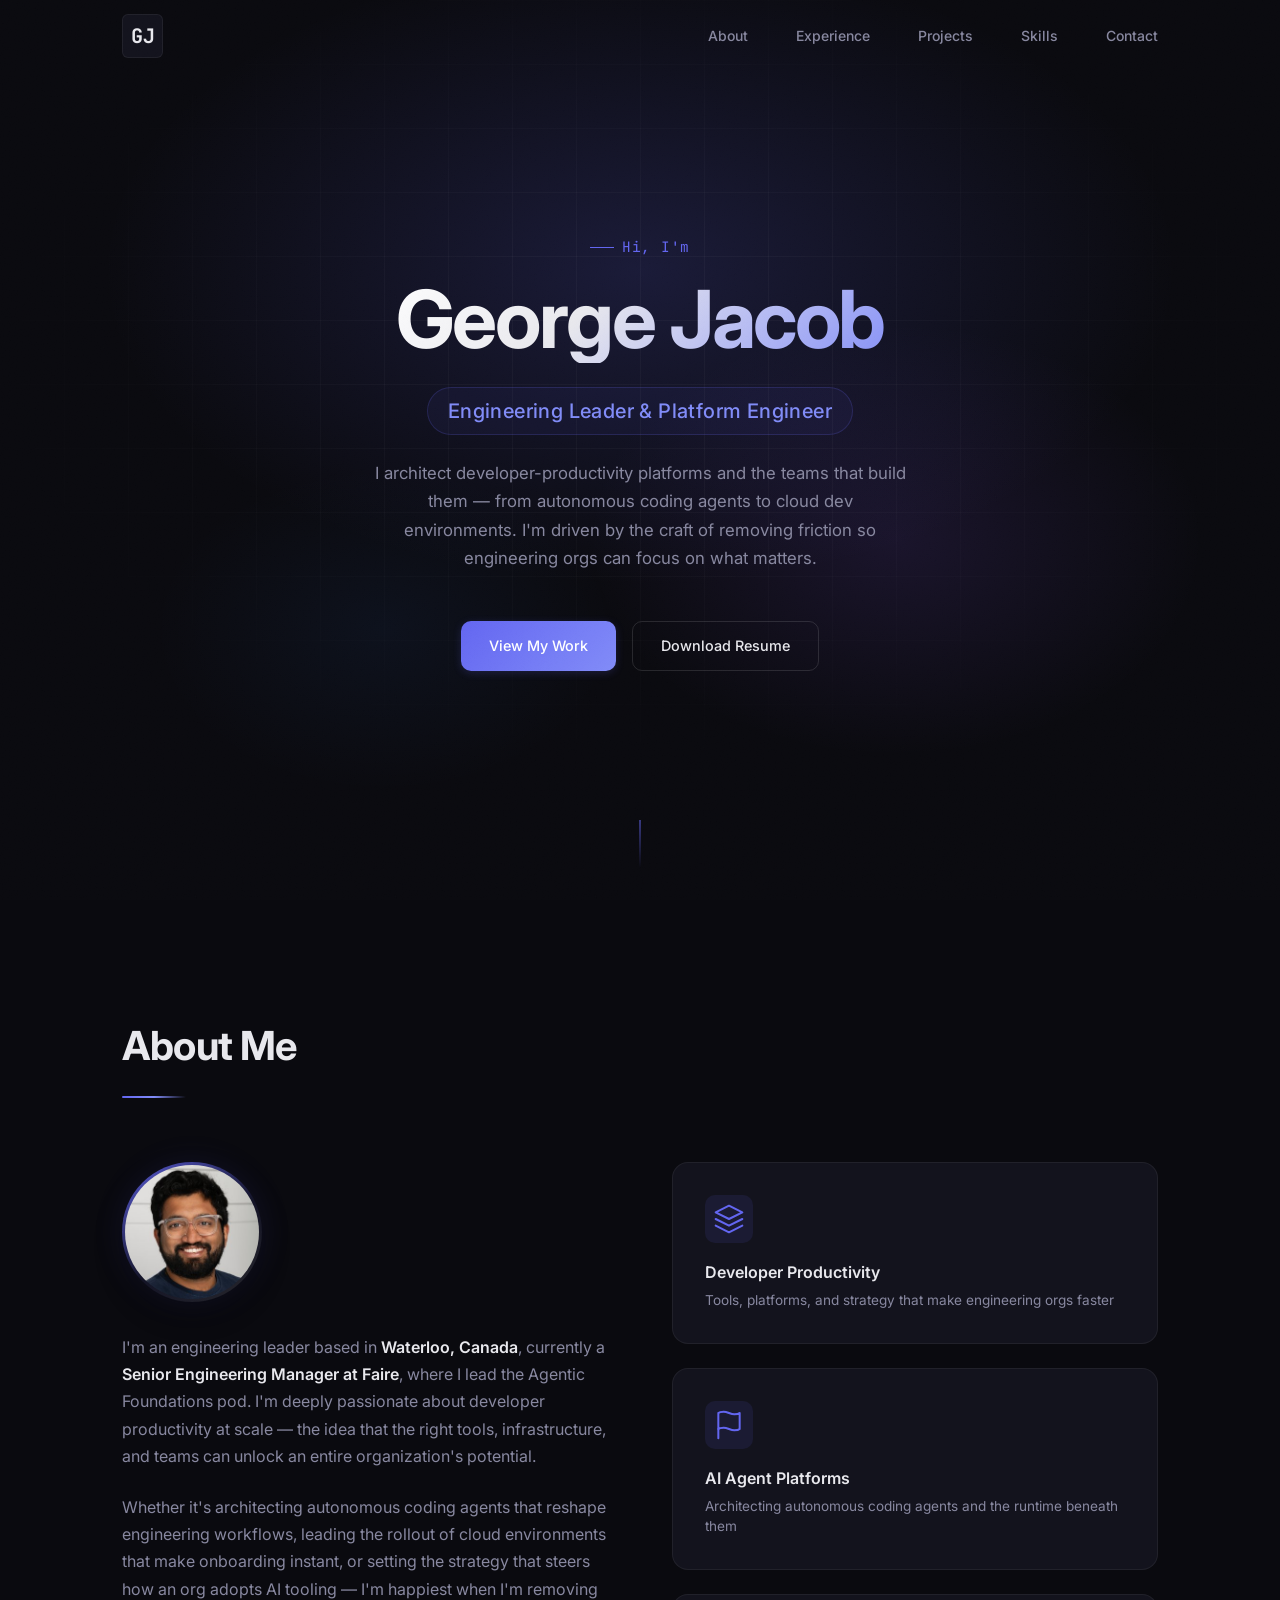
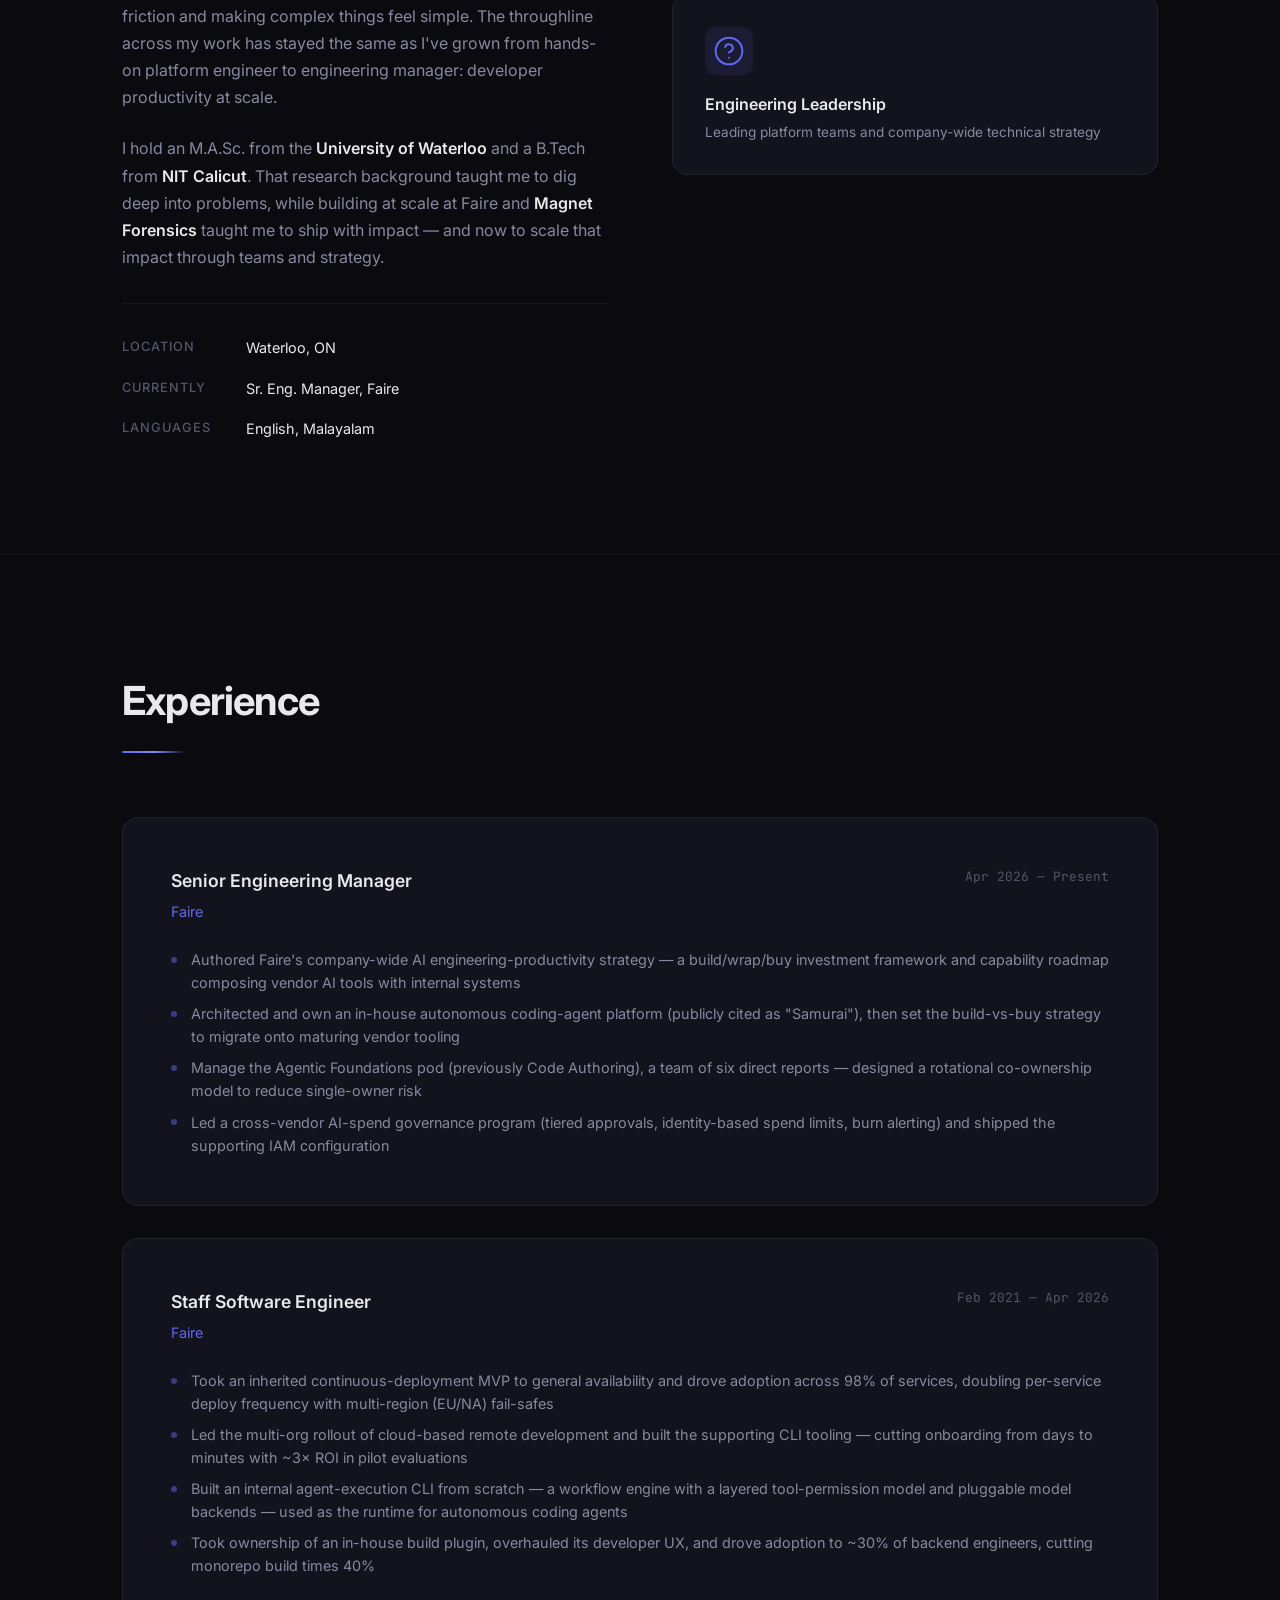
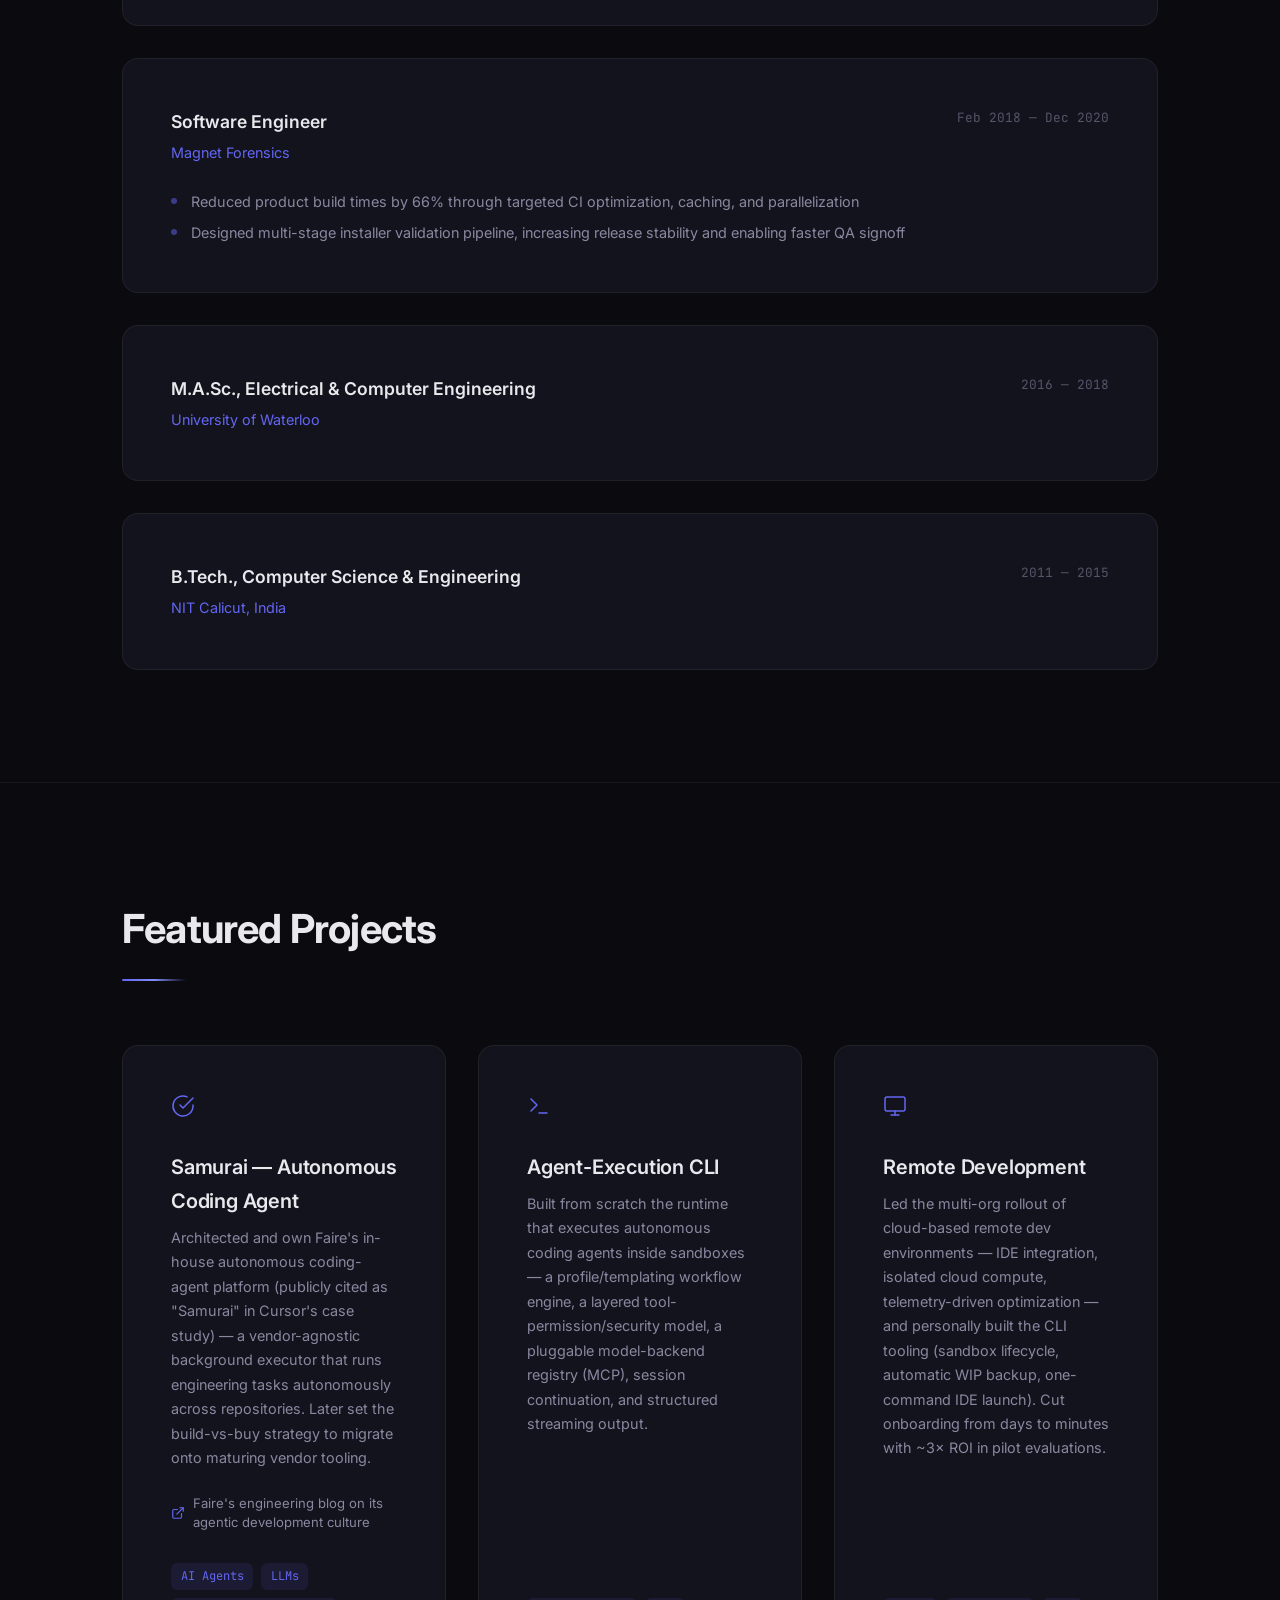
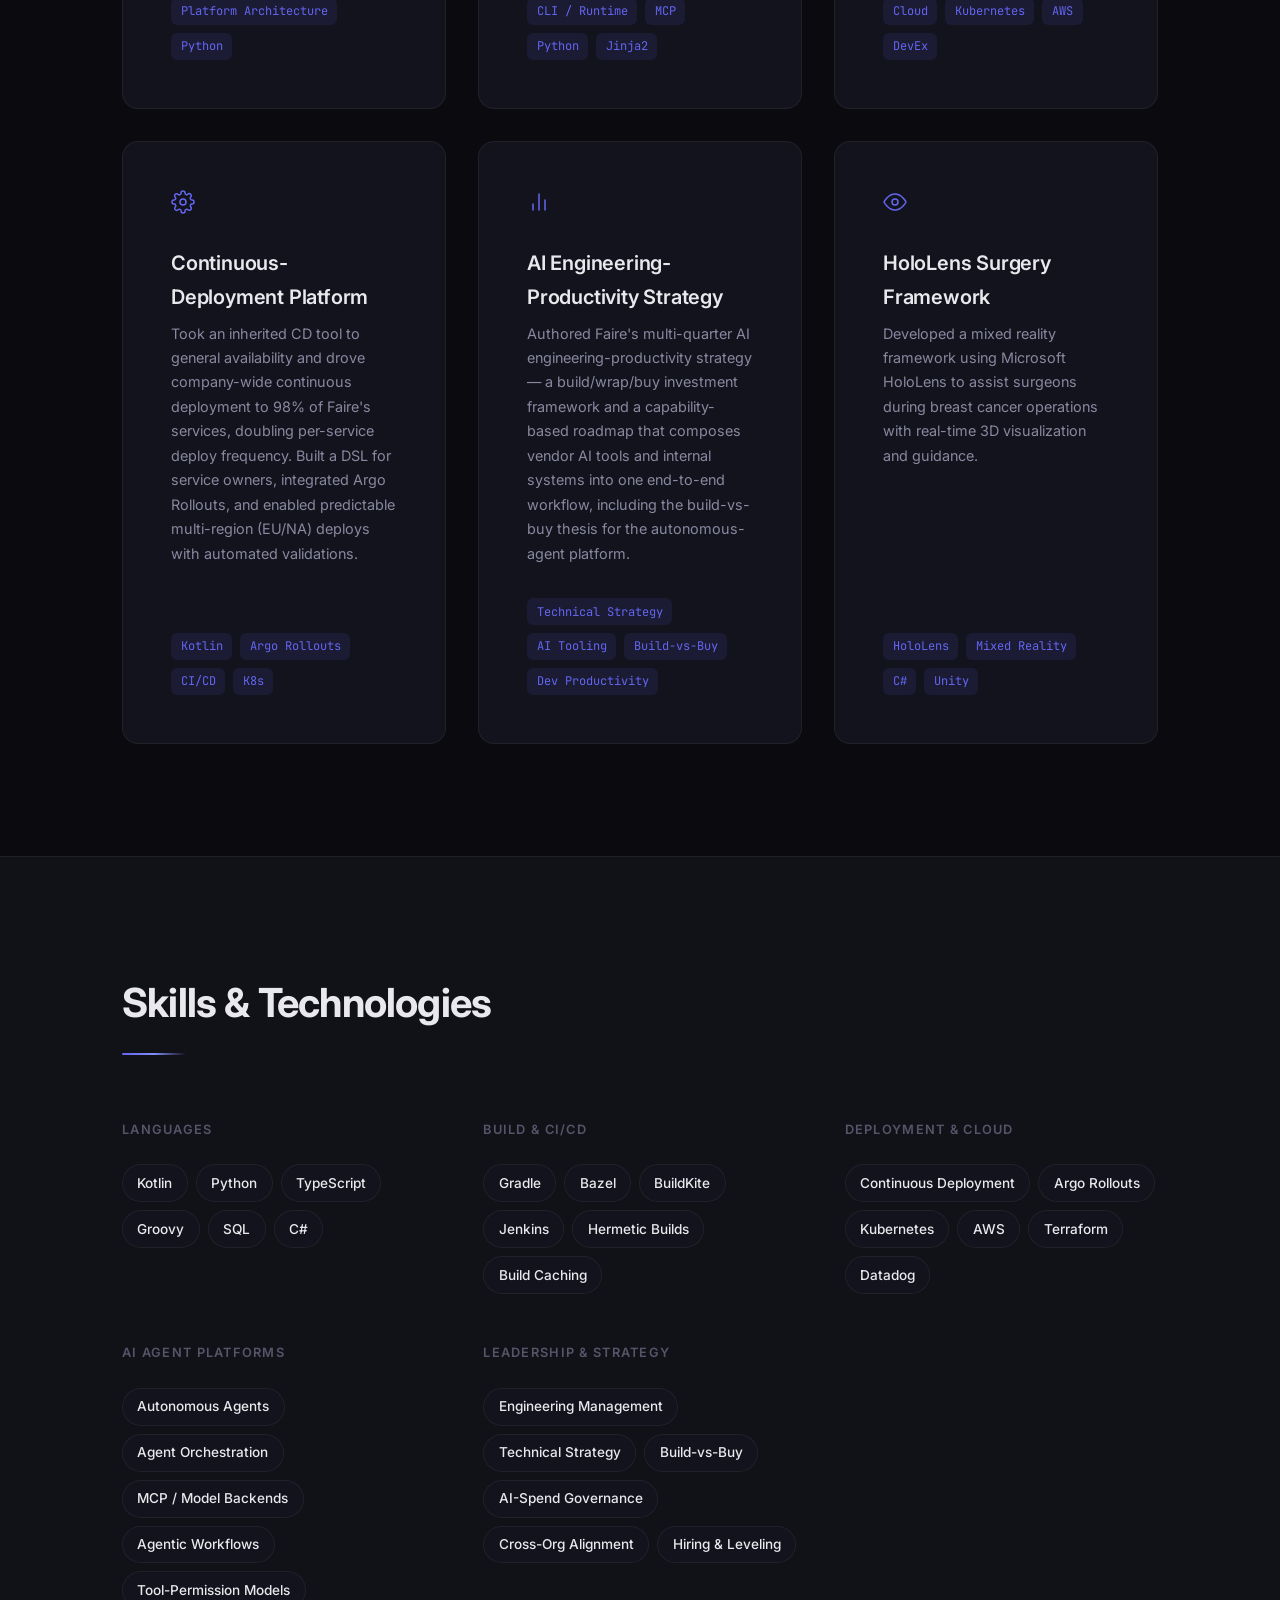
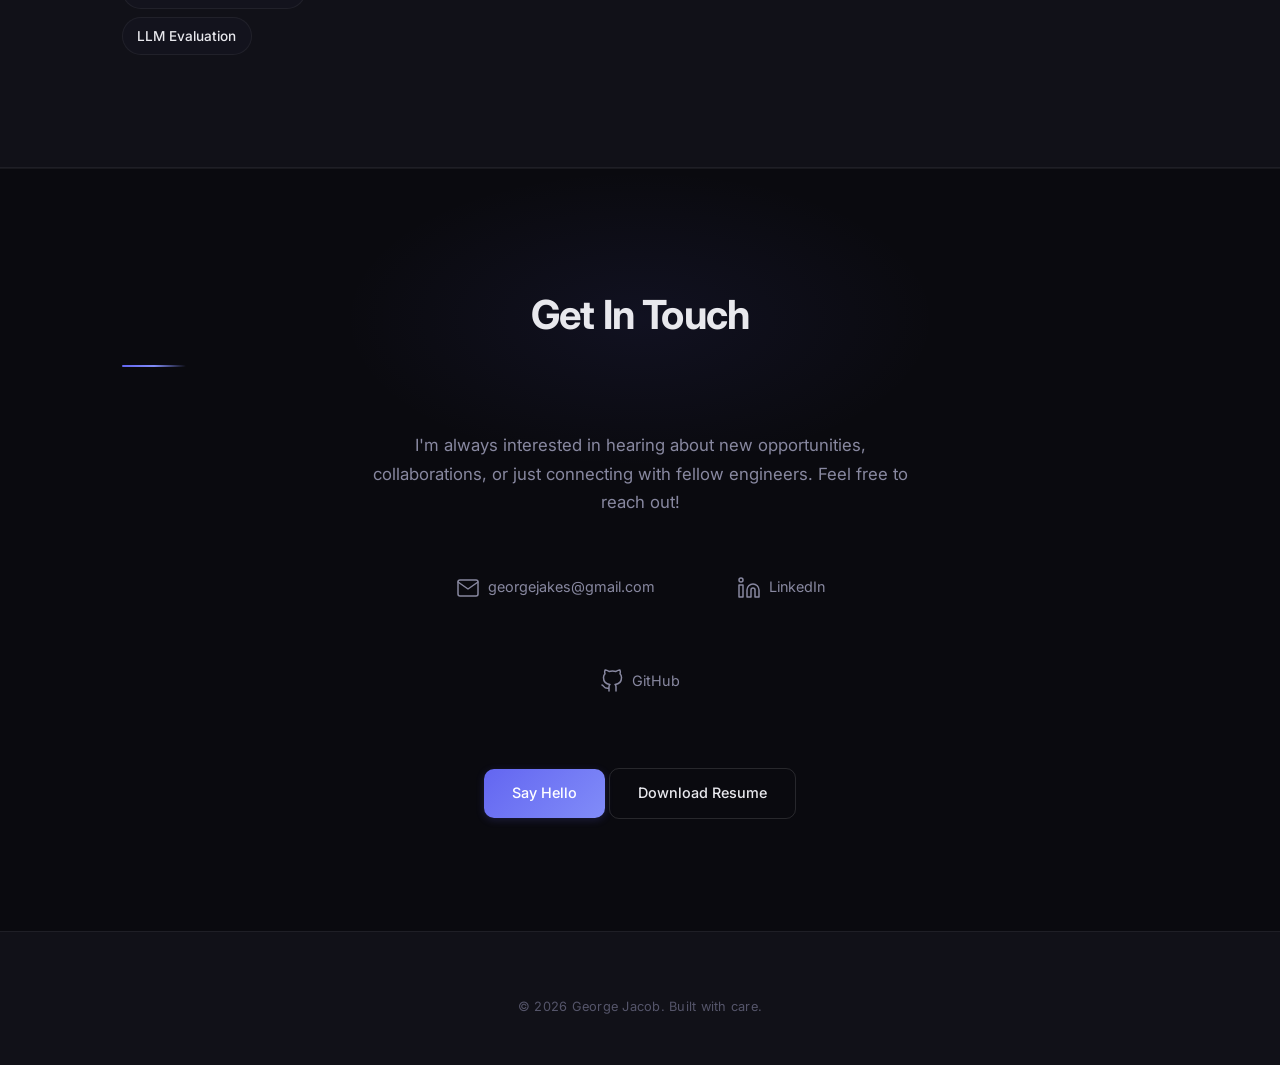
<file: index.html>
<!DOCTYPE html>
<html lang="en">
<head>
  <meta charset="UTF-8">
  <meta name="viewport" content="width=device-width, initial-scale=1.0">
  <title>George Jacob — Engineering Leader &amp; Platform Engineer</title>
  <meta name="description" content="George Jacob is a Senior Engineering Manager at Faire who architects developer-productivity platforms — autonomous coding agents, cloud dev environments, and continuous deployment — and the teams that build them.">
  <meta name="author" content="George Jacob">
  <meta name="robots" content="index, follow, max-image-preview:large, max-snippet:-1, max-video-preview:-1">
  <meta name="theme-color" content="#0a0a0f">
  <link rel="canonical" href="https://georgejacob.ca/">

  <!-- Open Graph -->
  <meta property="og:site_name" content="George Jacob">
  <meta property="og:title" content="George Jacob — Engineering Leader &amp; Platform Engineer">
  <meta property="og:description" content="Senior Engineering Manager at Faire. I architect developer-productivity platforms — from autonomous coding agents to cloud dev environments — and the teams that build them.">
  <meta property="og:image" content="https://georgejacob.ca/assets/og-image.jpg">
  <meta property="og:image:width" content="1200">
  <meta property="og:image:height" content="630">
  <meta property="og:image:alt" content="George Jacob — Engineering Leader and Platform Engineer, georgejacob.ca">
  <meta property="og:url" content="https://georgejacob.ca/">
  <meta property="og:type" content="profile">
  <meta property="og:locale" content="en_CA">
  <meta property="profile:first_name" content="George">
  <meta property="profile:last_name" content="Jacob">

  <!-- Twitter / X -->
  <meta name="twitter:card" content="summary_large_image">
  <meta name="twitter:title" content="George Jacob — Engineering Leader &amp; Platform Engineer">
  <meta name="twitter:description" content="Senior Engineering Manager at Faire. I architect developer-productivity platforms — from autonomous coding agents to cloud dev environments — and the teams that build them.">
  <meta name="twitter:image" content="https://georgejacob.ca/assets/og-image.jpg">
  <meta name="twitter:image:alt" content="George Jacob — Engineering Leader and Platform Engineer, georgejacob.ca">

  <!-- Favicon -->
  <link rel="icon" type="image/svg+xml" href="/assets/favicon.svg">

  <!--
    Structured data (schema.org). This is what lets a search engine tell this
    George Jacob apart from every other one: the `sameAs` list below is the
    signal that merges these profiles into a single entity.

    The Google Scholar profile publishes under "George Poothicottu Jacob",
    hence `alternateName` — it tells Google the two name strings are one
    person rather than two.

    TODO: add an ORCID iD to `sameAs` if you have one, plus any X/Twitter or
    writing-platform profile you publish under either name.
  -->
  <script type="application/ld+json">
  {
    "@context": "https://schema.org",
    "@graph": [
      {
        "@type": "Person",
        "@id": "https://georgejacob.ca/#person",
        "name": "George Jacob",
        "givenName": "George",
        "familyName": "Jacob",
        "alternateName": "George Poothicottu Jacob",
        "url": "https://georgejacob.ca/",
        "image": {
          "@type": "ImageObject",
          "url": "https://georgejacob.ca/assets/george-jacob.jpg",
          "width": 800,
          "height": 800
        },
        "jobTitle": "Senior Engineering Manager",
        "description": "Engineering leader and platform engineer who architects developer-productivity platforms — autonomous coding agents, cloud development environments, and continuous deployment — and the teams that build them.",
        "email": "mailto:georgejakes@gmail.com",
        "worksFor": {
          "@type": "Organization",
          "name": "Faire",
          "url": "https://www.faire.com/"
        },
        "address": {
          "@type": "PostalAddress",
          "addressLocality": "Waterloo",
          "addressRegion": "ON",
          "addressCountry": "CA"
        },
        "alumniOf": [
          {
            "@type": "CollegeOrUniversity",
            "name": "University of Waterloo",
            "url": "https://uwaterloo.ca/"
          },
          {
            "@type": "CollegeOrUniversity",
            "name": "National Institute of Technology Calicut",
            "url": "https://nitc.ac.in/"
          }
        ],
        "knowsAbout": [
          "Developer Productivity",
          "Platform Engineering",
          "AI Agent Platforms",
          "Autonomous Coding Agents",
          "Continuous Deployment",
          "Kubernetes",
          "Engineering Management",
          "Technical Strategy"
        ],
        "knowsLanguage": ["English", "Malayalam"],
        "sameAs": [
          "https://www.linkedin.com/in/georgepjacob",
          "https://github.com/geojakes",
          "https://scholar.google.com/citations?user=81fERxcAAAAJ"
        ]
      },
      {
        "@type": "WebSite",
        "@id": "https://georgejacob.ca/#website",
        "url": "https://georgejacob.ca/",
        "name": "George Jacob",
        "description": "Portfolio of George Jacob — engineering leader and platform engineer.",
        "publisher": { "@id": "https://georgejacob.ca/#person" },
        "inLanguage": "en"
      },
      {
        "@type": "ProfilePage",
        "@id": "https://georgejacob.ca/#webpage",
        "url": "https://georgejacob.ca/",
        "name": "George Jacob — Engineering Leader & Platform Engineer",
        "isPartOf": { "@id": "https://georgejacob.ca/#website" },
        "about": { "@id": "https://georgejacob.ca/#person" },
        "mainEntity": { "@id": "https://georgejacob.ca/#person" },
        "dateModified": "2026-11-13T21:46:44-05:00",
        "inLanguage": "en"
      }
    ]
  }
  </script>

  <!-- Fonts (non-blocking: preloaded as style, promoted to stylesheet on load) -->
  <link rel="preconnect" href="https://fonts.googleapis.com">
  <link rel="preconnect" href="https://fonts.gstatic.com" crossorigin>
  <link rel="preload" as="style" href="https://fonts.googleapis.com/css2?family=Inter:wght@400;500;600;700&family=JetBrains+Mono:wght@400;500&display=swap" onload="this.onload=null;this.rel='stylesheet'">
  <noscript><link rel="stylesheet" href="https://fonts.googleapis.com/css2?family=Inter:wght@400;500;600;700&family=JetBrains+Mono:wght@400;500&display=swap"></noscript>

  <!-- Styles -->
  <link rel="stylesheet" href="/css/style.css">

  <!--
    Scroll-reveal animations start at opacity:0 and are switched on by JS.
    Without this fallback a crawler (or anyone whose JS fails) sees an empty
    page below the hero, since every content section sits inside `.reveal`.
  -->
  <noscript>
    <style>
      .reveal,
      .reveal .project-card,
      .reveal .about__card,
      .reveal .skills__category {
        opacity: 1 !important;
        transform: none !important;
      }
    </style>
  </noscript>

  <!-- Scripts -->
  <script src="/js/main.js" defer></script>
</head>
<body>

  <!-- Navigation -->
  <header class="nav" id="nav">
    <div class="nav__container">
      <a href="#hero" class="nav__logo">GJ</a>
      <nav class="nav__menu" id="nav-menu" aria-label="Main navigation">
        <ul class="nav__list">
          <li><a href="#about" class="nav__link">About</a></li>
          <li><a href="#experience" class="nav__link">Experience</a></li>
          <li><a href="#projects" class="nav__link">Projects</a></li>
          <li><a href="#skills" class="nav__link">Skills</a></li>
          <li><a href="#contact" class="nav__link">Contact</a></li>
        </ul>
      </nav>
      <button class="nav__toggle" id="nav-toggle" aria-label="Toggle navigation" aria-expanded="false">
        <span></span>
        <span></span>
        <span></span>
      </button>
    </div>
  </header>

  <main>

    <!-- Hero -->
    <section class="hero" id="hero">
      <div class="hero__bg">
        <div class="hero__gradient"></div>
        <div class="hero__grid"></div>
      </div>
      <div class="hero__content reveal">
        <p class="hero__greeting">Hi, I'm</p>
        <h1 class="hero__name">George Jacob</h1>
        <p class="hero__title">Engineering Leader &amp; Platform Engineer</p>
        <p class="hero__tagline">I architect developer-productivity platforms and the teams that build them — from autonomous coding agents to cloud dev environments. I'm driven by the craft of removing friction so engineering orgs can focus on what matters.</p>
        <div class="hero__cta">
          <a href="#projects" class="btn btn--primary">View My Work</a>
          <a href="/assets/George_Jacob_Resume.pdf" class="btn btn--outline" download>Download Resume</a>
        </div>
      </div>
      <a href="#about" class="hero__scroll" aria-label="Scroll down">
        <div class="hero__scroll-line"></div>
      </a>
    </section>

    <!-- About -->
    <section class="section about" id="about">
      <div class="container">
        <h2 class="section__title reveal">About Me</h2>
        <div class="about__grid reveal">
          <div class="about__text">
            <figure class="about__portrait">
              <img
                class="about__portrait-img"
                src="/assets/george-jacob-280.jpg"
                srcset="/assets/george-jacob-280.jpg 280w, /assets/george-jacob-420.jpg 420w"
                sizes="140px"
                width="140"
                height="140"
                loading="lazy"
                decoding="async"
                alt="Portrait of George Jacob, Senior Engineering Manager at Faire">
            </figure>
            <p>I'm an engineering leader based in <strong>Waterloo, Canada</strong>, currently a <strong>Senior Engineering Manager at Faire</strong>, where I lead the Agentic Foundations pod. I'm deeply passionate about developer productivity at scale — the idea that the right tools, infrastructure, and teams can unlock an entire organization's potential.</p>
            <p>Whether it's architecting autonomous coding agents that reshape engineering workflows, leading the rollout of cloud environments that make onboarding instant, or setting the strategy that steers how an org adopts AI tooling — I'm happiest when I'm removing friction and making complex things feel simple. The throughline across my work has stayed the same as I've grown from hands-on platform engineer to engineering manager: developer productivity at scale.</p>
            <p>I hold an M.A.Sc. from the <strong>University of Waterloo</strong> and a B.Tech from <strong>NIT Calicut</strong>. That research background taught me to dig deep into problems, while building at scale at Faire and <strong>Magnet Forensics</strong> taught me to ship with impact — and now to scale that impact through teams and strategy.</p>
            <div class="about__details">
              <div class="about__detail">
                <span class="about__label">Location</span>
                <span class="about__value">Waterloo, ON</span>
              </div>
              <div class="about__detail">
                <span class="about__label">Currently</span>
                <span class="about__value">Sr. Eng. Manager, Faire</span>
              </div>
              <div class="about__detail">
                <span class="about__label">Languages</span>
                <span class="about__value">English, Malayalam</span>
              </div>
            </div>
          </div>
          <div class="about__visual">
            <div class="about__card">
              <div class="about__card-icon">
                <svg aria-hidden="true" width="32" height="32" viewBox="0 0 24 24" fill="none" stroke="currentColor" stroke-width="1.5" stroke-linecap="round" stroke-linejoin="round"><path d="M12 2L2 7l10 5 10-5-10-5z"/><path d="M2 17l10 5 10-5"/><path d="M2 12l10 5 10-5"/></svg>
              </div>
              <h3>Developer Productivity</h3>
              <p>Tools, platforms, and strategy that make engineering orgs faster</p>
            </div>
            <div class="about__card">
              <div class="about__card-icon">
                <svg aria-hidden="true" width="32" height="32" viewBox="0 0 24 24" fill="none" stroke="currentColor" stroke-width="1.5" stroke-linecap="round" stroke-linejoin="round"><path d="M4 15s1-1 4-1 5 2 8 2 4-1 4-1V3s-1 1-4 1-5-2-8-2-4 1-4 1z"/><line x1="4" y1="22" x2="4" y2="15"/></svg>
              </div>
              <h3>AI Agent Platforms</h3>
              <p>Architecting autonomous coding agents and the runtime beneath them</p>
            </div>
            <div class="about__card">
              <div class="about__card-icon">
                <svg aria-hidden="true" width="32" height="32" viewBox="0 0 24 24" fill="none" stroke="currentColor" stroke-width="1.5" stroke-linecap="round" stroke-linejoin="round"><circle cx="12" cy="12" r="10"/><path d="M9.09 9a3 3 0 0 1 5.83 1c0 2-3 3-3 3"/><line x1="12" y1="17" x2="12.01" y2="17"/></svg>
              </div>
              <h3>Engineering Leadership</h3>
              <p>Leading platform teams and company-wide technical strategy</p>
            </div>
          </div>
        </div>
      </div>
    </section>

    <!-- Experience -->
    <section class="section experience" id="experience">
      <div class="container">
        <h2 class="section__title reveal">Experience</h2>
        <div class="experience__timeline reveal">

          <div class="exp-card">
            <div class="exp-card__header">
              <div>
                <h3 class="exp-card__title">Senior Engineering Manager</h3>
                <p class="exp-card__company">Faire</p>
              </div>
              <span class="exp-card__date">Apr 2026 — Present</span>
            </div>
            <ul class="exp-card__list">
              <li>Authored Faire's company-wide AI engineering-productivity strategy — a build/wrap/buy investment framework and capability roadmap composing vendor AI tools with internal systems</li>
              <li>Architected and own an in-house autonomous coding-agent platform (publicly cited as "Samurai"), then set the build-vs-buy strategy to migrate onto maturing vendor tooling</li>
              <li>Manage the Agentic Foundations pod (previously Code Authoring), a team of six direct reports — designed a rotational co-ownership model to reduce single-owner risk</li>
              <li>Led a cross-vendor AI-spend governance program (tiered approvals, identity-based spend limits, burn alerting) and shipped the supporting IAM configuration</li>
            </ul>
          </div>

          <div class="exp-card">
            <div class="exp-card__header">
              <div>
                <h3 class="exp-card__title">Staff Software Engineer</h3>
                <p class="exp-card__company">Faire</p>
              </div>
              <span class="exp-card__date">Feb 2021 — Apr 2026</span>
            </div>
            <ul class="exp-card__list">
              <li>Took an inherited continuous-deployment MVP to general availability and drove adoption across 98% of services, doubling per-service deploy frequency with multi-region (EU/NA) fail-safes</li>
              <li>Led the multi-org rollout of cloud-based remote development and built the supporting CLI tooling — cutting onboarding from days to minutes with ~3× ROI in pilot evaluations</li>
              <li>Built an internal agent-execution CLI from scratch — a workflow engine with a layered tool-permission model and pluggable model backends — used as the runtime for autonomous coding agents</li>
              <li>Took ownership of an in-house build plugin, overhauled its developer UX, and drove adoption to ~30% of backend engineers, cutting monorepo build times 40%</li>
            </ul>
          </div>

          <div class="exp-card">
            <div class="exp-card__header">
              <div>
                <h3 class="exp-card__title">Software Engineer</h3>
                <p class="exp-card__company">Magnet Forensics</p>
              </div>
              <span class="exp-card__date">Feb 2018 — Dec 2020</span>
            </div>
            <ul class="exp-card__list">
              <li>Reduced product build times by 66% through targeted CI optimization, caching, and parallelization</li>
              <li>Designed multi-stage installer validation pipeline, increasing release stability and enabling faster QA signoff</li>
            </ul>
          </div>

          <div class="exp-card exp-card--education">
            <div class="exp-card__header">
              <div>
                <h3 class="exp-card__title">M.A.Sc., Electrical &amp; Computer Engineering</h3>
                <p class="exp-card__company">University of Waterloo</p>
              </div>
              <span class="exp-card__date">2016 — 2018</span>
            </div>
          </div>

          <div class="exp-card exp-card--education">
            <div class="exp-card__header">
              <div>
                <h3 class="exp-card__title">B.Tech., Computer Science &amp; Engineering</h3>
                <p class="exp-card__company">NIT Calicut, India</p>
              </div>
              <span class="exp-card__date">2011 — 2015</span>
            </div>
          </div>

        </div>
      </div>
    </section>

    <!-- Projects -->
    <section class="section projects" id="projects">
      <div class="container">
        <h2 class="section__title reveal">Featured Projects</h2>
        <div class="projects__grid">

          <article class="project-card reveal">
            <div class="project-card__header">
              <svg aria-hidden="true" class="project-card__icon" width="24" height="24" viewBox="0 0 24 24" fill="none" stroke="currentColor" stroke-width="1.5" stroke-linecap="round" stroke-linejoin="round"><path d="M22 11.08V12a10 10 0 1 1-5.93-9.14"/><polyline points="22 4 12 14.01 9 11.01"/></svg>
              <div class="project-card__links">
                <!-- Add links as needed -->
              </div>
            </div>
            <h3 class="project-card__title">Samurai — Autonomous Coding Agent</h3>
            <p class="project-card__desc">Architected and own Faire's in-house autonomous coding-agent platform (publicly cited as "Samurai" in Cursor's case study) — a vendor-agnostic background executor that runs engineering tasks autonomously across repositories. Later set the build-vs-buy strategy to migrate onto maturing vendor tooling.</p>
            <a class="project-card__source" href="https://craft.faire.com/faires-agentic-development-culture-7aeb03f04bcb" target="_blank" rel="noopener noreferrer">
              <svg aria-hidden="true" width="14" height="14" viewBox="0 0 24 24" fill="none" stroke="currentColor" stroke-width="2" stroke-linecap="round" stroke-linejoin="round"><path d="M18 13v6a2 2 0 0 1-2 2H5a2 2 0 0 1-2-2V8a2 2 0 0 1 2-2h6"/><polyline points="15 3 21 3 21 9"/><line x1="10" y1="14" x2="21" y2="3"/></svg>
              <span>Faire's engineering blog on its agentic development culture</span>
            </a>
            <div class="project-card__tags">
              <span class="tag">AI Agents</span>
              <span class="tag">LLMs</span>
              <span class="tag">Platform Architecture</span>
              <span class="tag">Python</span>
            </div>
          </article>

          <article class="project-card reveal">
            <div class="project-card__header">
              <svg aria-hidden="true" class="project-card__icon" width="24" height="24" viewBox="0 0 24 24" fill="none" stroke="currentColor" stroke-width="1.5" stroke-linecap="round" stroke-linejoin="round"><polyline points="4 17 10 11 4 5"/><line x1="12" y1="19" x2="20" y2="19"/></svg>
              <div class="project-card__links"></div>
            </div>
            <h3 class="project-card__title">Agent-Execution CLI</h3>
            <p class="project-card__desc">Built from scratch the runtime that executes autonomous coding agents inside sandboxes — a profile/templating workflow engine, a layered tool-permission/security model, a pluggable model-backend registry (MCP), session continuation, and structured streaming output.</p>
            <div class="project-card__tags">
              <span class="tag">CLI / Runtime</span>
              <span class="tag">MCP</span>
              <span class="tag">Python</span>
              <span class="tag">Jinja2</span>
            </div>
          </article>

          <article class="project-card reveal">
            <div class="project-card__header">
              <svg aria-hidden="true" class="project-card__icon" width="24" height="24" viewBox="0 0 24 24" fill="none" stroke="currentColor" stroke-width="1.5" stroke-linecap="round" stroke-linejoin="round"><rect x="2" y="3" width="20" height="14" rx="2" ry="2"/><line x1="8" y1="21" x2="16" y2="21"/><line x1="12" y1="17" x2="12" y2="21"/></svg>
              <div class="project-card__links"></div>
            </div>
            <h3 class="project-card__title">Remote Development</h3>
            <p class="project-card__desc">Led the multi-org rollout of cloud-based remote dev environments — IDE integration, isolated cloud compute, telemetry-driven optimization — and personally built the CLI tooling (sandbox lifecycle, automatic WIP backup, one-command IDE launch). Cut onboarding from days to minutes with ~3× ROI in pilot evaluations.</p>
            <div class="project-card__tags">
              <span class="tag">Cloud</span>
              <span class="tag">Kubernetes</span>
              <span class="tag">AWS</span>
              <span class="tag">DevEx</span>
            </div>
          </article>

          <article class="project-card reveal">
            <div class="project-card__header">
              <svg aria-hidden="true" class="project-card__icon" width="24" height="24" viewBox="0 0 24 24" fill="none" stroke="currentColor" stroke-width="1.5" stroke-linecap="round" stroke-linejoin="round"><circle cx="12" cy="12" r="3"/><path d="M19.4 15a1.65 1.65 0 0 0 .33 1.82l.06.06a2 2 0 0 1 0 2.83 2 2 0 0 1-2.83 0l-.06-.06a1.65 1.65 0 0 0-1.82-.33 1.65 1.65 0 0 0-1 1.51V21a2 2 0 0 1-2 2 2 2 0 0 1-2-2v-.09A1.65 1.65 0 0 0 9 19.4a1.65 1.65 0 0 0-1.82.33l-.06.06a2 2 0 0 1-2.83 0 2 2 0 0 1 0-2.83l.06-.06A1.65 1.65 0 0 0 4.68 15a1.65 1.65 0 0 0-1.51-1H3a2 2 0 0 1-2-2 2 2 0 0 1 2-2h.09A1.65 1.65 0 0 0 4.6 9a1.65 1.65 0 0 0-.33-1.82l-.06-.06a2 2 0 0 1 0-2.83 2 2 0 0 1 2.83 0l.06.06A1.65 1.65 0 0 0 9 4.68a1.65 1.65 0 0 0 1-1.51V3a2 2 0 0 1 2-2 2 2 0 0 1 2 2v.09a1.65 1.65 0 0 0 1 1.51 1.65 1.65 0 0 0 1.82-.33l.06-.06a2 2 0 0 1 2.83 0 2 2 0 0 1 0 2.83l-.06.06A1.65 1.65 0 0 0 19.4 9a1.65 1.65 0 0 0 1.51 1H21a2 2 0 0 1 2 2 2 2 0 0 1-2 2h-.09a1.65 1.65 0 0 0-1.51 1z"/></svg>
              <div class="project-card__links"></div>
            </div>
            <h3 class="project-card__title">Continuous-Deployment Platform</h3>
            <p class="project-card__desc">Took an inherited CD tool to general availability and drove company-wide continuous deployment to 98% of Faire's services, doubling per-service deploy frequency. Built a DSL for service owners, integrated Argo Rollouts, and enabled predictable multi-region (EU/NA) deploys with automated validations.</p>
            <div class="project-card__tags">
              <span class="tag">Kotlin</span>
              <span class="tag">Argo Rollouts</span>
              <span class="tag">CI/CD</span>
              <span class="tag">K8s</span>
            </div>
          </article>

          <article class="project-card reveal">
            <div class="project-card__header">
              <svg aria-hidden="true" class="project-card__icon" width="24" height="24" viewBox="0 0 24 24" fill="none" stroke="currentColor" stroke-width="1.5" stroke-linecap="round" stroke-linejoin="round"><line x1="18" y1="20" x2="18" y2="10"/><line x1="12" y1="20" x2="12" y2="4"/><line x1="6" y1="20" x2="6" y2="14"/></svg>
              <div class="project-card__links"></div>
            </div>
            <h3 class="project-card__title">AI Engineering-Productivity Strategy</h3>
            <p class="project-card__desc">Authored Faire's multi-quarter AI engineering-productivity strategy — a build/wrap/buy investment framework and a capability-based roadmap that composes vendor AI tools and internal systems into one end-to-end workflow, including the build-vs-buy thesis for the autonomous-agent platform.</p>
            <div class="project-card__tags">
              <span class="tag">Technical Strategy</span>
              <span class="tag">AI Tooling</span>
              <span class="tag">Build-vs-Buy</span>
              <span class="tag">Dev Productivity</span>
            </div>
          </article>

          <article class="project-card reveal">
            <div class="project-card__header">
              <svg aria-hidden="true" class="project-card__icon" width="24" height="24" viewBox="0 0 24 24" fill="none" stroke="currentColor" stroke-width="1.5" stroke-linecap="round" stroke-linejoin="round"><path d="M1 12s4-8 11-8 11 8 11 8-4 8-11 8-11-8-11-8z"/><circle cx="12" cy="12" r="3"/></svg>
              <div class="project-card__links"></div>
            </div>
            <h3 class="project-card__title">HoloLens Surgery Framework</h3>
            <p class="project-card__desc">Developed a mixed reality framework using Microsoft HoloLens to assist surgeons during breast cancer operations with real-time 3D visualization and guidance.</p>
            <div class="project-card__tags">
              <span class="tag">HoloLens</span>
              <span class="tag">Mixed Reality</span>
              <span class="tag">C#</span>
              <span class="tag">Unity</span>
            </div>
          </article>


        </div>
      </div>
    </section>

    <!-- Skills -->
    <section class="section skills" id="skills">
      <div class="container">
        <h2 class="section__title reveal">Skills &amp; Technologies</h2>
        <div class="skills__grid reveal">

          <div class="skills__category">
            <h3 class="skills__heading">Languages</h3>
            <div class="skills__tags">
              <span class="skill-pill">Kotlin</span>
              <span class="skill-pill">Python</span>
              <span class="skill-pill">TypeScript</span>
              <span class="skill-pill">Groovy</span>
              <span class="skill-pill">SQL</span>
              <span class="skill-pill">C#</span>
            </div>
          </div>

          <div class="skills__category">
            <h3 class="skills__heading">Build &amp; CI/CD</h3>
            <div class="skills__tags">
              <span class="skill-pill">Gradle</span>
              <span class="skill-pill">Bazel</span>
              <span class="skill-pill">BuildKite</span>
              <span class="skill-pill">Jenkins</span>
              <span class="skill-pill">Hermetic Builds</span>
              <span class="skill-pill">Build Caching</span>
            </div>
          </div>

          <div class="skills__category">
            <h3 class="skills__heading">Deployment &amp; Cloud</h3>
            <div class="skills__tags">
              <span class="skill-pill">Continuous Deployment</span>
              <span class="skill-pill">Argo Rollouts</span>
              <span class="skill-pill">Kubernetes</span>
              <span class="skill-pill">AWS</span>
              <span class="skill-pill">Terraform</span>
              <span class="skill-pill">Datadog</span>
            </div>
          </div>

          <div class="skills__category">
            <h3 class="skills__heading">AI Agent Platforms</h3>
            <div class="skills__tags">
              <span class="skill-pill">Autonomous Agents</span>
              <span class="skill-pill">Agent Orchestration</span>
              <span class="skill-pill">MCP / Model Backends</span>
              <span class="skill-pill">Agentic Workflows</span>
              <span class="skill-pill">Tool-Permission Models</span>
              <span class="skill-pill">LLM Evaluation</span>
            </div>
          </div>

          <div class="skills__category">
            <h3 class="skills__heading">Leadership &amp; Strategy</h3>
            <div class="skills__tags">
              <span class="skill-pill">Engineering Management</span>
              <span class="skill-pill">Technical Strategy</span>
              <span class="skill-pill">Build-vs-Buy</span>
              <span class="skill-pill">AI-Spend Governance</span>
              <span class="skill-pill">Cross-Org Alignment</span>
              <span class="skill-pill">Hiring &amp; Leveling</span>
            </div>
          </div>

        </div>
      </div>
    </section>

    <!-- Contact -->
    <section class="section contact" id="contact">
      <div class="container">
        <h2 class="section__title reveal">Get In Touch</h2>
        <div class="contact__content reveal">
          <p class="contact__text">I'm always interested in hearing about new opportunities, collaborations, or just connecting with fellow engineers. Feel free to reach out!</p>
          <div class="contact__links">
            <a href="mailto:georgejakes@gmail.com" class="contact__link" aria-label="Email George Jacob">
              <svg aria-hidden="true" width="24" height="24" viewBox="0 0 24 24" fill="none" stroke="currentColor" stroke-width="1.5" stroke-linecap="round" stroke-linejoin="round"><path d="M4 4h16c1.1 0 2 .9 2 2v12c0 1.1-.9 2-2 2H4c-1.1 0-2-.9-2-2V6c0-1.1.9-2 2-2z"/><polyline points="22,6 12,13 2,6"/></svg>
              <span>georgejakes@gmail.com</span>
            </a>
            <a href="https://www.linkedin.com/in/georgepjacob" target="_blank" rel="me noopener noreferrer" class="contact__link" aria-label="LinkedIn profile of George Jacob">
              <svg aria-hidden="true" width="24" height="24" viewBox="0 0 24 24" fill="none" stroke="currentColor" stroke-width="1.5" stroke-linecap="round" stroke-linejoin="round"><path d="M16 8a6 6 0 0 1 6 6v7h-4v-7a2 2 0 0 0-2-2 2 2 0 0 0-2 2v7h-4v-7a6 6 0 0 1 6-6z"/><rect x="2" y="9" width="4" height="12"/><circle cx="4" cy="4" r="2"/></svg>
              <span>LinkedIn</span>
            </a>
            <a href="https://github.com/geojakes" target="_blank" rel="me noopener noreferrer" class="contact__link" aria-label="GitHub profile of George Jacob">
              <svg aria-hidden="true" width="24" height="24" viewBox="0 0 24 24" fill="none" stroke="currentColor" stroke-width="1.5" stroke-linecap="round" stroke-linejoin="round"><path d="M9 19c-5 1.5-5-2.5-7-3m14 6v-3.87a3.37 3.37 0 0 0-.94-2.61c3.14-.35 6.44-1.54 6.44-7A5.44 5.44 0 0 0 20 4.77 5.07 5.07 0 0 0 19.91 1S18.73.65 16 2.48a13.38 13.38 0 0 0-7 0C6.27.65 5.09 1 5.09 1A5.07 5.07 0 0 0 5 4.77a5.44 5.44 0 0 0-1.5 3.78c0 5.42 3.3 6.61 6.44 7A3.37 3.37 0 0 0 9 18.13V22"/></svg>
              <span>GitHub</span>
            </a>
          </div>
          <a href="mailto:georgejakes@gmail.com" class="btn btn--primary contact__btn">Say Hello</a>
          <a href="/assets/George_Jacob_Resume.pdf" class="btn btn--outline contact__btn" download>Download Resume</a>
        </div>
      </div>
    </section>

  </main>

  <!-- Footer -->
  <footer class="footer" aria-label="Site footer">
    <div class="container">
      <p>&copy; 2026 George Jacob. Built with care.</p>
    </div>
  </footer>

</body>
</html>
</file>
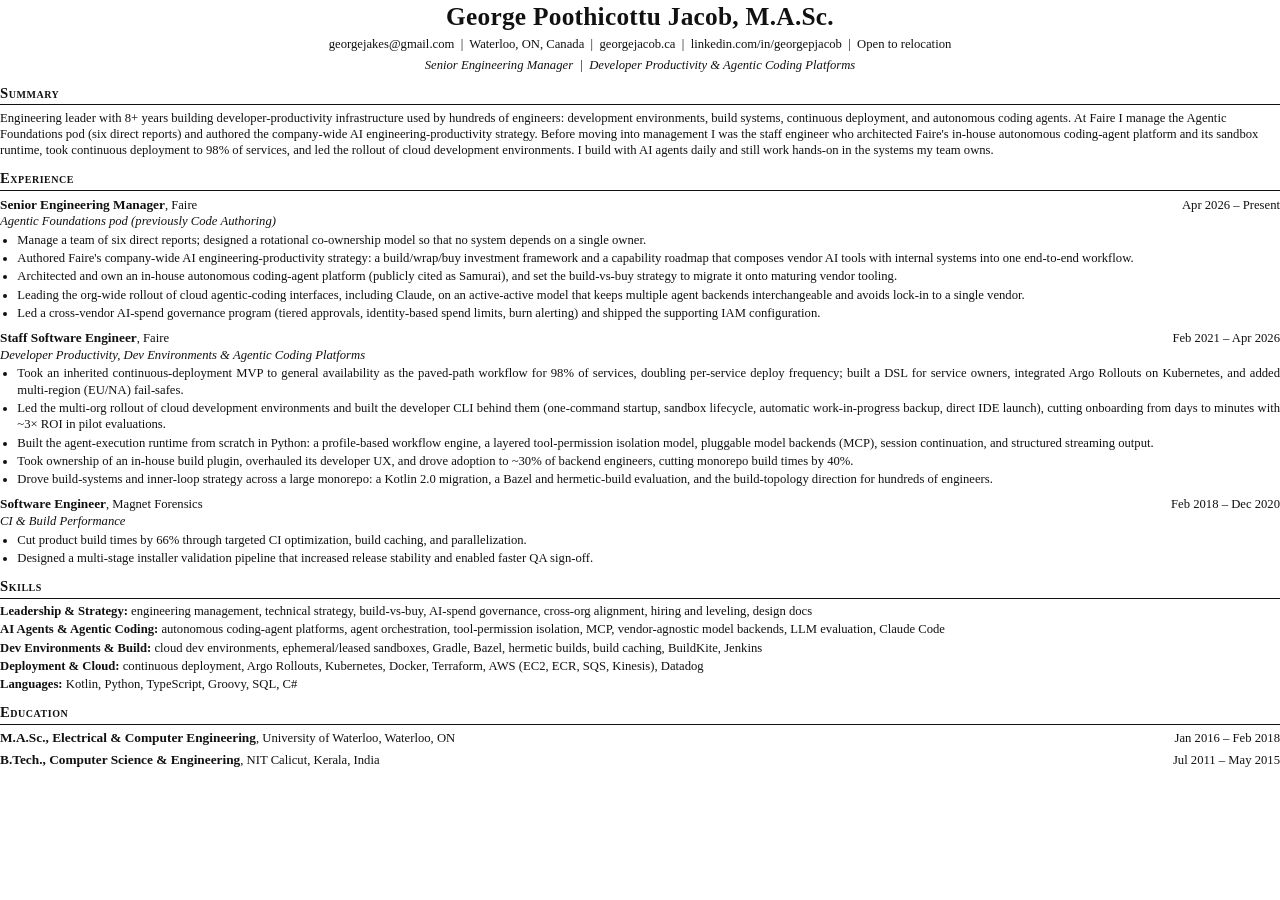
<file: .github/resume/resume.html>
<!doctype html>
<html lang="en">
<head>
<meta charset="utf-8">
<title>George Jacob — Resume</title>
<style>
  @page { size: A4; margin: 11mm 14mm 10mm; }
  * { box-sizing: border-box; }
  body { font-family: "Bitstream Charter", "Charter", Georgia, serif; font-size: 9.5pt; line-height: 1.28; color: #111; margin: 0; }
  a { color: inherit; text-decoration: none; }
  header { text-align: center; margin-bottom: 7pt; }
  h1 { font-size: 19pt; font-weight: bold; margin: 0 0 3pt; letter-spacing: 0.2pt; }
  .contact { margin: 0 0 3pt; }
  .tagline { margin: 0; font-style: italic; }
  h2 { font-size: 11pt; font-variant: small-caps; letter-spacing: 0.4pt; margin: 8pt 0 3.5pt; padding-bottom: 1.5pt; border-bottom: 0.7pt solid #111; }
  p { margin: 0; }
  .summary { text-align: left; }
  .skills { margin: 0; padding: 0; list-style: none; }
  .skills li { margin: 0 0 1.5pt; }
  .skills b { display: inline-block; min-width: 0; }
  .role { margin: 0 0 6pt; }
  .row { display: flex; justify-content: space-between; align-items: baseline; }
  .row .left b { font-size: 10pt; }
  .row .right { white-space: nowrap; padding-left: 8pt; }
  .sub { font-style: italic; }
  ul.bullets { margin: 2pt 0 0; padding-left: 13pt; }
  ul.bullets li { margin: 0 0 1.6pt; text-align: justify; }
  .edu { margin-bottom: 3pt; }
</style>
</head>
<body>
<header>
  <h1>George Poothicottu Jacob, M.A.Sc.</h1>
  <p class="contact">georgejakes@gmail.com &nbsp;|&nbsp; Waterloo, ON, Canada &nbsp;|&nbsp; <a href="https://georgejacob.ca">georgejacob.ca</a> &nbsp;|&nbsp; <a href="https://www.linkedin.com/in/georgepjacob">linkedin.com/in/georgepjacob</a> &nbsp;|&nbsp; Open to relocation</p>
  <p class="tagline">Senior Engineering Manager &nbsp;|&nbsp; Developer Productivity &amp; Agentic Coding Platforms</p>
</header>

<h2>Summary</h2>
<p class="summary">Engineering leader with 8+ years building developer-productivity infrastructure used by hundreds of engineers: development environments, build systems, continuous deployment, and autonomous coding agents. At Faire I manage the Agentic Foundations pod (six direct reports) and authored the company-wide AI engineering-productivity strategy. Before moving into management I was the staff engineer who architected Faire's in-house autonomous coding-agent platform and its sandbox runtime, took continuous deployment to 98% of services, and led the rollout of cloud development environments. I build with AI agents daily and still work hands-on in the systems my team owns.</p>

<h2>Experience</h2>
<div class="role">
  <div class="row"><span class="left"><b>Senior Engineering Manager</b>, Faire</span><span class="right">Apr 2026 – Present</span></div>
  <div class="sub">Agentic Foundations pod (previously Code Authoring)</div>
  <ul class="bullets">
    <li>Manage a team of six direct reports; designed a rotational co-ownership model so that no system depends on a single owner.</li>
    <li>Authored Faire's company-wide AI engineering-productivity strategy: a build/wrap/buy investment framework and a capability roadmap that composes vendor AI tools with internal systems into one end-to-end workflow.</li>
    <li>Architected and own an in-house autonomous coding-agent platform (publicly cited as Samurai), and set the build-vs-buy strategy to migrate it onto maturing vendor tooling.</li>
    <li>Leading the org-wide rollout of cloud agentic-coding interfaces, including Claude, on an active-active model that keeps multiple agent backends interchangeable and avoids lock-in to a single vendor.</li>
    <li>Led a cross-vendor AI-spend governance program (tiered approvals, identity-based spend limits, burn alerting) and shipped the supporting IAM configuration.</li>
  </ul>
</div>
<div class="role">
  <div class="row"><span class="left"><b>Staff Software Engineer</b>, Faire</span><span class="right">Feb 2021 – Apr 2026</span></div>
  <div class="sub">Developer Productivity, Dev Environments &amp; Agentic Coding Platforms</div>
  <ul class="bullets">
    <li>Took an inherited continuous-deployment MVP to general availability as the paved-path workflow for 98% of services, doubling per-service deploy frequency; built a DSL for service owners, integrated Argo Rollouts on Kubernetes, and added multi-region (EU/NA) fail-safes.</li>
    <li>Led the multi-org rollout of cloud development environments and built the developer CLI behind them (one-command startup, sandbox lifecycle, automatic work-in-progress backup, direct IDE launch), cutting onboarding from days to minutes with ~3× ROI in pilot evaluations.</li>
    <li>Built the agent-execution runtime from scratch in Python: a profile-based workflow engine, a layered tool-permission isolation model, pluggable model backends (MCP), session continuation, and structured streaming output.</li>
    <li>Took ownership of an in-house build plugin, overhauled its developer UX, and drove adoption to ~30% of backend engineers, cutting monorepo build times by 40%.</li>
    <li>Drove build-systems and inner-loop strategy across a large monorepo: a Kotlin 2.0 migration, a Bazel and hermetic-build evaluation, and the build-topology direction for hundreds of engineers.</li>
  </ul>
</div>
<div class="role">
  <div class="row"><span class="left"><b>Software Engineer</b>, Magnet Forensics</span><span class="right">Feb 2018 – Dec 2020</span></div>
  <div class="sub">CI &amp; Build Performance</div>
  <ul class="bullets">
    <li>Cut product build times by 66% through targeted CI optimization, build caching, and parallelization.</li>
    <li>Designed a multi-stage installer validation pipeline that increased release stability and enabled faster QA sign-off.</li>
  </ul>
</div>

<h2>Skills</h2>
<ul class="skills">
  <li><b>Leadership &amp; Strategy:</b> engineering management, technical strategy, build-vs-buy, AI-spend governance, cross-org alignment, hiring and leveling, design docs</li>
  <li><b>AI Agents &amp; Agentic Coding:</b> autonomous coding-agent platforms, agent orchestration, tool-permission isolation, MCP, vendor-agnostic model backends, LLM evaluation, Claude Code</li>
  <li><b>Dev Environments &amp; Build:</b> cloud dev environments, ephemeral/leased sandboxes, Gradle, Bazel, hermetic builds, build caching, BuildKite, Jenkins</li>
  <li><b>Deployment &amp; Cloud:</b> continuous deployment, Argo Rollouts, Kubernetes, Docker, Terraform, AWS (EC2, ECR, SQS, Kinesis), Datadog</li>
  <li><b>Languages:</b> Kotlin, Python, TypeScript, Groovy, SQL, C#</li>
</ul>

<h2>Education</h2>
<div class="edu row"><span class="left"><b>M.A.Sc., Electrical &amp; Computer Engineering</b>, University of Waterloo, Waterloo, ON</span><span class="right">Jan 2016 – Feb 2018</span></div>
<div class="edu row"><span class="left"><b>B.Tech., Computer Science &amp; Engineering</b>, NIT Calicut, Kerala, India</span><span class="right">Jul 2011 – May 2015</span></div>
</body>
</html>
</file>
<file: css/style.css>
/* ============================================
   Design System — georgejacob.ca
   ============================================ */

:root {
  /* Dark theme palette */
  --bg-primary: #0a0a0f;
  --bg-secondary: #111118;
  --bg-tertiary: #1a1a2e;
  --bg-card: #13131d;
  --border-subtle: rgba(255, 255, 255, 0.06);
  --border-hover: rgba(255, 255, 255, 0.12);

  --text-primary: #e8e8ed;
  --text-secondary: #8888a0;
  --text-muted: #55556a;

  --accent: #6366f1;
  --accent-hover: #818cf8;
  --accent-subtle: rgba(99, 102, 241, 0.1);
  --accent-glow: rgba(99, 102, 241, 0.25);

  /* Typography */
  --font-sans: 'Inter', system-ui, -apple-system, sans-serif;
  --font-mono: 'JetBrains Mono', ui-monospace, monospace;

  /* Spacing */
  --space-xs: 0.25rem;
  --space-sm: 0.5rem;
  --space-md: 1rem;
  --space-lg: 1.5rem;
  --space-xl: 2rem;
  --space-2xl: 3rem;
  --space-3xl: 4rem;
  --space-4xl: 6rem;
  --space-5xl: 8rem;

  /* Misc */
  --radius-sm: 6px;
  --radius-md: 10px;
  --radius-lg: 16px;
  --radius-xl: 24px;
  --transition-fast: 150ms ease;
  --transition-base: 300ms ease;
  --transition-slow: 500ms cubic-bezier(0.16, 1, 0.3, 1);
  --nav-height: 72px;
}

/* ============================================
   Reset & Base
   ============================================ */

*, *::before, *::after {
  margin: 0;
  padding: 0;
  box-sizing: border-box;
}

html {
  scroll-behavior: smooth;
  scroll-padding-top: var(--nav-height);
}

body {
  font-family: var(--font-sans);
  font-size: 16px;
  line-height: 1.7;
  color: var(--text-primary);
  background-color: var(--bg-primary);
  -webkit-font-smoothing: antialiased;
  -moz-osx-font-smoothing: grayscale;
  overflow-x: hidden;
}

/* Subtle grain texture for premium depth */
body::after {
  content: '';
  position: fixed;
  inset: 0;
  background-image: url("data:image/svg+xml,%3Csvg viewBox='0 0 200 200' xmlns='http://www.w3.org/2000/svg'%3E%3Cfilter id='n'%3E%3CfeTurbulence type='fractalNoise' baseFrequency='0.85' numOctaves='4' stitchTiles='stitch'/%3E%3C/filter%3E%3Crect width='100%25' height='100%25' filter='url(%23n)' opacity='0.03'/%3E%3C/svg%3E");
  background-repeat: repeat;
  background-size: 200px 200px;
  pointer-events: none;
  z-index: 9999;
  opacity: 0.5;
}

a {
  color: inherit;
  text-decoration: none;
}

img {
  max-width: 100%;
  display: block;
}

ul {
  list-style: none;
}

strong {
  color: var(--text-primary);
  font-weight: 600;
}

::selection {
  background: var(--accent);
  color: white;
}

/* ============================================
   Layout
   ============================================ */

.container {
  width: 100%;
  max-width: 1100px;
  margin: 0 auto;
  padding: 0 var(--space-xl);
}

.section {
  padding: var(--space-5xl) 0;
}

@media (min-width: 769px) {
  .section {
    padding: 7rem 0;
  }
}

.section__title {
  font-size: clamp(1.75rem, 4vw, 2.5rem);
  font-weight: 700;
  margin-bottom: var(--space-3xl);
  letter-spacing: -0.02em;
  position: relative;
}

.section__title::after {
  content: '';
  display: block;
  width: 0;
  height: 2px;
  background: linear-gradient(90deg, var(--accent), #818cf8, transparent);
  border-radius: 2px;
  margin-top: var(--space-md);
  transition: width 0.8s cubic-bezier(0.16, 1, 0.3, 1) 0.2s;
}

.reveal.visible .section__title::after,
.section__title.reveal.visible::after {
  width: 64px;
}

/* ============================================
   Navigation
   ============================================ */

.nav {
  position: fixed;
  top: 0;
  left: 0;
  right: 0;
  height: var(--nav-height);
  z-index: 1000;
  transition: background var(--transition-base), border-color var(--transition-base);
  border-bottom: 1px solid transparent;
}

.nav.scrolled {
  background: rgba(10, 10, 15, 0.85);
  backdrop-filter: blur(16px);
  -webkit-backdrop-filter: blur(16px);
  border-bottom-color: var(--border-subtle);
}

.nav__container {
  max-width: 1100px;
  margin: 0 auto;
  padding: 0 var(--space-xl);
  height: 100%;
  display: flex;
  align-items: center;
  justify-content: space-between;
}

.nav__logo {
  font-size: 1.25rem;
  font-weight: 700;
  color: var(--text-primary);
  letter-spacing: -0.02em;
  transition: color var(--transition-fast), text-shadow var(--transition-fast);
  font-family: var(--font-mono);
  padding: 0.25rem 0.5rem;
  border: 1px solid var(--border-subtle);
  border-radius: var(--radius-sm);
  background: var(--bg-card);
}

.nav__logo:hover {
  color: var(--accent);
  border-color: rgba(99, 102, 241, 0.3);
  text-shadow: 0 0 16px rgba(99, 102, 241, 0.4);
}

.nav__list {
  display: flex;
  gap: var(--space-2xl);
}

.nav__link {
  font-size: 0.875rem;
  font-weight: 500;
  color: var(--text-secondary);
  transition: color var(--transition-fast);
  position: relative;
}

.nav__link::after {
  content: '';
  position: absolute;
  bottom: -4px;
  left: 0;
  width: 0;
  height: 2px;
  background: var(--accent);
  border-radius: 1px;
  transition: width var(--transition-base);
}

.nav__link:hover,
.nav__link.active {
  color: var(--text-primary);
}

.nav__link:hover::after,
.nav__link.active::after {
  width: 100%;
}

/* Mobile nav toggle */
.nav__toggle {
  display: none;
  flex-direction: column;
  gap: 5px;
  background: none;
  border: none;
  cursor: pointer;
  padding: 4px;
  z-index: 1001;
}

.nav__toggle span {
  display: block;
  width: 24px;
  height: 2px;
  background: var(--text-primary);
  border-radius: 2px;
  transition: transform var(--transition-base), opacity var(--transition-fast);
}

.nav__toggle.open span:nth-child(1) {
  transform: translateY(7px) rotate(45deg);
}

.nav__toggle.open span:nth-child(2) {
  opacity: 0;
}

.nav__toggle.open span:nth-child(3) {
  transform: translateY(-7px) rotate(-45deg);
}

/* ============================================
   Hero
   ============================================ */

.hero {
  position: relative;
  min-height: 100vh;
  display: flex;
  align-items: center;
  justify-content: center;
  overflow: hidden;
}

.hero__bg {
  position: absolute;
  inset: 0;
  z-index: 0;
}

.hero__gradient {
  position: absolute;
  inset: 0;
  background:
    radial-gradient(ellipse 60% 50% at 50% 30%, rgba(99, 102, 241, 0.18) 0%, transparent 70%),
    radial-gradient(ellipse 40% 40% at 70% 60%, rgba(139, 92, 246, 0.12) 0%, transparent 60%),
    radial-gradient(ellipse 30% 30% at 30% 70%, rgba(59, 130, 246, 0.06) 0%, transparent 60%);
  animation: heroGradientPulse 8s ease-in-out infinite alternate;
}

@keyframes heroGradientPulse {
  0% { opacity: 0.8; transform: scale(1); }
  100% { opacity: 1; transform: scale(1.05); }
}

.hero__grid {
  position: absolute;
  inset: 0;
  background-image:
    linear-gradient(rgba(255, 255, 255, 0.03) 1px, transparent 1px),
    linear-gradient(90deg, rgba(255, 255, 255, 0.03) 1px, transparent 1px);
  background-size: 64px 64px;
  mask-image: radial-gradient(ellipse 80% 70% at 50% 40%, black 20%, transparent 70%);
  -webkit-mask-image: radial-gradient(ellipse 80% 70% at 50% 40%, black 20%, transparent 70%);
}

.hero__content {
  position: relative;
  z-index: 1;
  text-align: center;
  padding: var(--space-xl);
  max-width: 720px;
}

.hero__greeting {
  font-family: var(--font-mono);
  font-size: 0.9rem;
  color: var(--accent);
  margin-bottom: var(--space-md);
  letter-spacing: 0.05em;
  display: inline-flex;
  align-items: center;
  gap: 0.5rem;
}

.hero__greeting::before {
  content: '';
  display: inline-block;
  width: 24px;
  height: 1px;
  background: var(--accent);
}

.hero__name {
  font-size: clamp(2.5rem, 8vw, 5rem);
  font-weight: 700;
  letter-spacing: -0.03em;
  line-height: 1.1;
  background: linear-gradient(135deg, #ffffff 0%, var(--text-primary) 40%, var(--accent-hover) 100%);
  -webkit-background-clip: text;
  -webkit-text-fill-color: transparent;
  background-clip: text;
}

.hero__title {
  font-size: clamp(1rem, 2.5vw, 1.25rem);
  color: var(--accent-hover);
  margin-top: var(--space-lg);
  font-weight: 500;
  display: inline-block;
  padding: 0.35rem 1.25rem;
  border: 1px solid rgba(99, 102, 241, 0.2);
  border-radius: var(--radius-xl);
  background: rgba(99, 102, 241, 0.06);
  letter-spacing: 0.02em;
}

.hero__tagline {
  font-size: 1.05rem;
  color: var(--text-secondary);
  margin-top: var(--space-lg);
  max-width: 540px;
  margin-left: auto;
  margin-right: auto;
  line-height: 1.7;
}

.hero__cta {
  display: flex;
  gap: var(--space-md);
  justify-content: center;
  margin-top: var(--space-2xl);
  flex-wrap: wrap;
}

.hero__scroll {
  position: absolute;
  bottom: 2rem;
  left: 50%;
  transform: translateX(-50%);
  z-index: 2;
  display: flex;
  flex-direction: column;
  align-items: center;
  gap: 0.5rem;
}

.hero__scroll-line {
  width: 1px;
  height: 48px;
  background: linear-gradient(to bottom, var(--accent), transparent);
  animation: scrollPulse 2s ease-in-out infinite;
}

@keyframes scrollPulse {
  0%, 100% { opacity: 0.4; transform: scaleY(0.6); transform-origin: top; }
  50% { opacity: 1; transform: scaleY(1); transform-origin: top; }
}

/* ============================================
   Buttons
   ============================================ */

.btn {
  display: inline-flex;
  align-items: center;
  gap: var(--space-sm);
  padding: 0.75rem 1.75rem;
  font-size: 0.9rem;
  font-weight: 500;
  border-radius: var(--radius-md);
  transition: all var(--transition-base);
  cursor: pointer;
  border: none;
  font-family: var(--font-sans);
}

.btn--primary {
  background: linear-gradient(135deg, var(--accent) 0%, #818cf8 100%);
  color: white;
  box-shadow: 0 2px 8px rgba(99, 102, 241, 0.2);
  position: relative;
}

.btn--primary:hover {
  transform: translateY(-2px);
  box-shadow: 0 8px 32px rgba(99, 102, 241, 0.4), 0 0 0 1px rgba(99, 102, 241, 0.3);
}

.btn--primary:active {
  transform: translateY(0);
  box-shadow: 0 2px 8px rgba(99, 102, 241, 0.2);
}

.btn--outline {
  background: transparent;
  color: var(--text-primary);
  border: 1px solid var(--border-hover);
  position: relative;
}

.btn--outline:hover {
  border-color: var(--accent);
  color: var(--accent);
  transform: translateY(-2px);
  box-shadow: 0 4px 16px rgba(99, 102, 241, 0.1);
}

.btn--outline:active {
  transform: translateY(0);
}

/* ============================================
   About
   ============================================ */

.about__grid {
  display: grid;
  grid-template-columns: 1fr 1fr;
  gap: var(--space-3xl);
  align-items: start;
}

.about__lead {
  max-width: 68ch;
  margin-bottom: var(--space-3xl);
  padding-left: var(--space-lg);
  border-left: 2px solid var(--accent);
  font-size: 1.05rem;
  line-height: 1.75;
  color: var(--text-primary);
}

.about__portrait {
  width: 140px;
  height: 140px;
  margin-bottom: var(--space-xl);
  border-radius: 50%;
  padding: 3px;
  background: linear-gradient(145deg, rgba(99, 102, 241, 0.9), rgba(99, 102, 241, 0.1) 55%, var(--border-hover));
  box-shadow: 0 0 32px var(--accent-subtle), 0 12px 28px rgba(0, 0, 0, 0.28);
}

.about__portrait-img {
  display: block;
  width: 100%;
  height: 100%;
  border-radius: 50%;
  object-fit: cover;
  background: var(--bg-card);
}

.about__text p {
  color: var(--text-secondary);
  margin-bottom: var(--space-lg);
}

.about__details {
  display: flex;
  flex-direction: column;
  gap: var(--space-md);
  margin-top: var(--space-xl);
  padding-top: var(--space-xl);
  border-top: 1px solid var(--border-subtle);
}

.about__detail {
  display: flex;
  gap: var(--space-lg);
}

.about__label {
  font-size: 0.8rem;
  font-weight: 500;
  text-transform: uppercase;
  letter-spacing: 0.08em;
  color: var(--text-muted);
  min-width: 100px;
}

.about__value {
  font-size: 0.9rem;
  color: var(--text-primary);
}

.about__visual {
  display: flex;
  flex-direction: column;
  gap: var(--space-lg);
}

.about__card {
  padding: var(--space-xl);
  background: var(--bg-card);
  border: 1px solid var(--border-subtle);
  border-radius: var(--radius-lg);
  transition: border-color var(--transition-base), transform var(--transition-base), box-shadow var(--transition-base);
}

.about__card:hover {
  border-color: rgba(99, 102, 241, 0.2);
  transform: translateY(-2px);
  box-shadow: 0 8px 24px rgba(0, 0, 0, 0.2);
}

.about__card-icon {
  color: var(--accent);
  margin-bottom: var(--space-md);
  width: 48px;
  height: 48px;
  display: flex;
  align-items: center;
  justify-content: center;
  background: var(--accent-subtle);
  border-radius: var(--radius-md);
  transition: box-shadow var(--transition-base);
}

.about__card:hover .about__card-icon {
  box-shadow: 0 0 20px rgba(99, 102, 241, 0.2);
}

.about__card h3 {
  font-size: 1rem;
  font-weight: 600;
  margin-bottom: var(--space-xs);
}

.about__card p {
  font-size: 0.85rem;
  color: var(--text-secondary);
  line-height: 1.5;
}

/* ============================================
   Projects
   ============================================ */

.projects__grid {
  display: grid;
  grid-template-columns: repeat(3, 1fr);
  gap: var(--space-xl);
}

@media (min-width: 769px) and (max-width: 1100px) {
  .projects__grid {
    grid-template-columns: repeat(2, 1fr);
  }
}

.project-card {
  background: var(--bg-card);
  border: 1px solid var(--border-subtle);
  border-radius: var(--radius-lg);
  padding: var(--space-2xl);
  transition: border-color var(--transition-base), transform var(--transition-slow), box-shadow var(--transition-base), background var(--transition-base);
  display: flex;
  flex-direction: column;
  position: relative;
  overflow: hidden;
}

.project-card::before {
  content: '';
  position: absolute;
  top: 0;
  left: 0;
  right: 0;
  height: 2px;
  background: linear-gradient(90deg, transparent, var(--accent), transparent);
  opacity: 0;
  transition: opacity var(--transition-base);
}

.project-card:hover {
  border-color: rgba(99, 102, 241, 0.3);
  transform: translateY(-4px);
  box-shadow:
    0 16px 48px rgba(99, 102, 241, 0.1),
    0 0 0 1px rgba(99, 102, 241, 0.1),
    inset 0 1px 0 0 rgba(255, 255, 255, 0.03);
  background: linear-gradient(180deg, rgba(99, 102, 241, 0.04) 0%, var(--bg-card) 40%);
}

.project-card:hover::before {
  opacity: 1;
}

.project-card__header {
  display: flex;
  justify-content: space-between;
  align-items: center;
  margin-bottom: var(--space-xl);
}

.project-card__icon {
  color: var(--accent);
}

.project-card__title {
  font-size: 1.25rem;
  font-weight: 600;
  margin-bottom: var(--space-sm);
  letter-spacing: -0.01em;
  transition: color var(--transition-fast);
}

.project-card:hover .project-card__title {
  color: var(--accent-hover);
}

.project-card__desc {
  font-size: 0.9rem;
  color: var(--text-secondary);
  line-height: 1.7;
  flex-grow: 1;
}

.project-card__source {
  display: inline-flex;
  align-items: center;
  gap: var(--space-sm);
  margin-top: var(--space-lg);
  font-size: 0.82rem;
  line-height: 1.4;
  color: var(--text-secondary);
  text-decoration: none;
  transition: color var(--transition-fast);
}

.project-card__source svg {
  flex-shrink: 0;
  color: var(--accent);
}

.project-card__source:hover {
  color: var(--accent-hover);
}

.project-card__source:hover span {
  text-decoration: underline;
  text-underline-offset: 3px;
}

.project-card__tags {
  display: flex;
  flex-wrap: wrap;
  gap: var(--space-sm);
  margin-top: var(--space-xl);
}

.tag {
  font-family: var(--font-mono);
  font-size: 0.75rem;
  color: var(--accent);
  background: var(--accent-subtle);
  padding: 0.2rem 0.6rem;
  border-radius: var(--radius-sm);
}

/* ============================================
   Writing & Research
   ============================================ */


.writing-item__credit {
  margin-top: var(--space-sm);
  font-size: 0.8rem;
  color: var(--text-muted);
}

.writing-item__credit a {
  color: var(--text-secondary);
  text-decoration: underline;
  text-underline-offset: 3px;
}

.writing-item__credit a:hover {
  color: var(--accent-hover);
}




.writing__list {
  display: flex;
  flex-direction: column;
  gap: var(--space-lg);
}

.writing-item {
  display: grid;
  grid-template-columns: 110px 1fr;
  gap: var(--space-xl);
  align-items: start;
  padding: var(--space-xl);
  background: var(--bg-card);
  border: 1px solid var(--border-subtle);
  border-radius: var(--radius-lg);
  transition: border-color var(--transition-base), transform var(--transition-base);
}

.writing-item:hover {
  border-color: rgba(99, 102, 241, 0.2);
  transform: translateY(-2px);
}

.writing-item__kind {
  justify-self: start;
  white-space: nowrap;
}



.writing-item__title {
  font-size: 1.05rem;
  font-weight: 600;
  line-height: 1.45;
  letter-spacing: -0.01em;
}

.writing-item__desc {
  margin-top: var(--space-sm);
  font-size: 0.88rem;
  line-height: 1.65;
  color: var(--text-secondary);
}

.writing-item__link {
  display: inline-block;
  margin-top: var(--space-md);
  font-size: 0.82rem;
  color: var(--accent);
  text-decoration: none;
  transition: color var(--transition-fast);
}

.writing-item__link:hover {
  color: var(--accent-hover);
  text-decoration: underline;
  text-underline-offset: 3px;
}

/* ============================================
   Skills
   ============================================ */

.skills__grid {
  display: grid;
  grid-template-columns: repeat(auto-fit, minmax(240px, 1fr));
  gap: var(--space-2xl);
}

.skills__heading {
  font-size: 0.8rem;
  font-weight: 600;
  text-transform: uppercase;
  letter-spacing: 0.1em;
  color: var(--text-muted);
  margin-bottom: var(--space-lg);
}

.skills__tags {
  display: flex;
  flex-wrap: wrap;
  gap: var(--space-sm);
}

.skill-pill {
  font-size: 0.85rem;
  font-weight: 500;
  color: var(--text-primary);
  background: var(--bg-card);
  border: 1px solid var(--border-subtle);
  padding: 0.4rem 0.9rem;
  border-radius: var(--radius-xl);
  transition: border-color var(--transition-fast), transform var(--transition-fast), background var(--transition-fast);
  cursor: default;
}

.skill-pill:hover {
  border-color: var(--accent);
  background: var(--accent-subtle);
  transform: translateY(-2px);
  box-shadow: 0 4px 12px rgba(99, 102, 241, 0.15);
}

/* Alternate section background for skills */
.skills {
  background: var(--bg-secondary);
  border-top: 1px solid var(--border-subtle);
  border-bottom: 1px solid var(--border-subtle);
}

/* ============================================
   Contact
   ============================================ */

.contact {
  text-align: center;
  position: relative;
  overflow: hidden;
}

.contact::before {
  content: '';
  position: absolute;
  top: 0;
  left: 50%;
  transform: translateX(-50%);
  width: 600px;
  height: 300px;
  background: radial-gradient(ellipse at center, rgba(99, 102, 241, 0.08) 0%, transparent 70%);
  pointer-events: none;
}

.contact__content {
  max-width: 560px;
  margin: 0 auto;
}

.contact__text {
  font-size: 1.05rem;
  color: var(--text-secondary);
  margin-bottom: var(--space-2xl);
}

.contact__links {
  display: flex;
  justify-content: center;
  gap: var(--space-2xl);
  margin-bottom: var(--space-2xl);
  flex-wrap: wrap;
}

.contact__link {
  display: flex;
  align-items: center;
  gap: var(--space-sm);
  color: var(--text-secondary);
  font-size: 0.9rem;
  transition: color var(--transition-fast), background var(--transition-fast), transform var(--transition-fast);
  padding: 0.6rem 1rem;
  border-radius: var(--radius-md);
  border: 1px solid transparent;
}

.contact__link:hover {
  color: var(--accent);
  background: var(--accent-subtle);
  border-color: rgba(99, 102, 241, 0.15);
  transform: translateY(-2px);
}

.contact__link svg {
  flex-shrink: 0;
}

.contact__btn {
  margin-top: var(--space-md);
}

/* ============================================
   Footer
   ============================================ */

.footer {
  padding: var(--space-3xl) 0 var(--space-2xl);
  text-align: center;
  border-top: 1px solid var(--border-subtle);
  background: var(--bg-secondary);
}

.footer p {
  font-size: 0.8rem;
  color: var(--text-muted);
  letter-spacing: 0.02em;
}

.footer a {
  color: var(--text-secondary);
  transition: color var(--transition-fast);
}

.footer a:hover {
  color: var(--accent);
}

/* ============================================
   Scroll Reveal Animations
   ============================================ */

.reveal {
  opacity: 0;
  transform: translateY(24px);
  transition: opacity 0.7s cubic-bezier(0.16, 1, 0.3, 1), transform 0.7s cubic-bezier(0.16, 1, 0.3, 1);
}

.reveal.visible {
  opacity: 1;
  transform: translateY(0);
}

/* Stagger children within reveal containers */
.reveal .project-card,
.reveal .about__card,
.reveal .skills__category {
  opacity: 0;
  transform: translateY(16px);
  transition: opacity 0.5s cubic-bezier(0.16, 1, 0.3, 1), transform 0.5s cubic-bezier(0.16, 1, 0.3, 1);
}

.reveal.visible .project-card,
.reveal.visible .about__card,
.reveal.visible .skills__category {
  opacity: 1;
  transform: translateY(0);
}

.reveal.visible .project-card:nth-child(1),
.reveal.visible .about__card:nth-child(1),
.reveal.visible .skills__category:nth-child(1) { transition-delay: 0.05s; }
.reveal.visible .project-card:nth-child(2),
.reveal.visible .about__card:nth-child(2),
.reveal.visible .skills__category:nth-child(2) { transition-delay: 0.1s; }
.reveal.visible .project-card:nth-child(3),
.reveal.visible .about__card:nth-child(3),
.reveal.visible .skills__category:nth-child(3) { transition-delay: 0.15s; }
.reveal.visible .project-card:nth-child(4),
.reveal.visible .skills__category:nth-child(4) { transition-delay: 0.2s; }
.reveal.visible .project-card:nth-child(5) { transition-delay: 0.25s; }

/* ============================================
   Responsive
   ============================================ */

@media (max-width: 768px) {
  :root {
    --nav-height: 64px;
  }

  .nav__toggle {
    display: flex;
  }

  .nav__menu {
    position: fixed;
    top: 0;
    right: -100%;
    width: 280px;
    height: 100vh;
    background: var(--bg-secondary);
    border-left: 1px solid var(--border-subtle);
    padding: calc(var(--nav-height) + var(--space-xl)) var(--space-2xl) var(--space-2xl);
    transition: right var(--transition-slow);
    z-index: 999;
  }

  .nav__menu.open {
    right: 0;
  }

  .nav__list {
    flex-direction: column;
    gap: var(--space-xl);
  }

  .nav__link {
    font-size: 1.1rem;
  }

  .section {
    padding: var(--space-3xl) 0;
  }

  .about__grid {
    grid-template-columns: 1fr;
  }

  .writing-item {
    grid-template-columns: 1fr;
    gap: var(--space-md);
  }

  .projects__grid {
    grid-template-columns: 1fr;
  }

  .skills__grid {
    grid-template-columns: 1fr 1fr;
  }

  .contact__links {
    flex-direction: column;
    align-items: center;
    gap: var(--space-lg);
  }

  .hero__name {
    font-size: clamp(2rem, 10vw, 3.5rem);
  }

  .hero__scroll {
    display: none;
  }

  .cursor-glow {
    display: none;
  }
}

@media (max-width: 480px) {
  .container {
    padding: 0 var(--space-lg);
  }

  .skills__grid {
    grid-template-columns: 1fr;
  }

  .project-card {
    padding: var(--space-xl);
  }
}

/* ============================================
   Mobile menu overlay
   ============================================ */

.nav__overlay {
  position: fixed;
  inset: 0;
  background: rgba(0, 0, 0, 0.5);
  opacity: 0;
  visibility: hidden;
  transition: opacity var(--transition-base), visibility var(--transition-base);
  z-index: 998;
}

.nav__overlay.open {
  opacity: 1;
  visibility: visible;
}

/* ============================================
   Extra Polish
   ============================================ */

/* project-card ::before defined in Projects section above */

.section + .section {
  border-top: 1px solid var(--border-subtle);
}

a:focus-visible,
button:focus-visible {
  outline: 2px solid var(--accent);
  outline-offset: 3px;
  border-radius: 4px;
}

@media (prefers-reduced-motion: reduce) {
  *, *::before, *::after {
    animation-duration: 0.01ms !important;
    animation-iteration-count: 1 !important;
    transition-duration: 0.01ms !important;
  }
  html { scroll-behavior: auto; }
  .reveal { opacity: 1; transform: none; }
  .reveal .project-card,
  .reveal .about__card,
  .reveal .skills__category { opacity: 1; transform: none; }
}

.about__card {
  position: relative;
  overflow: hidden;
}

.about__card::after {
  content: '';
  position: absolute;
  top: 0;
  left: 0;
  width: 100%;
  height: 2px;
  background: linear-gradient(90deg, var(--accent), transparent);
  opacity: 0;
  transition: opacity var(--transition-base);
}

.about__card:hover::after {
  opacity: 1;
}

/* contact ::before defined in Contact section above */

.contact .container {
  position: relative;
  z-index: 1;
}

.contact__link span {
  position: relative;
}

.contact__link span::after {
  content: '';
  position: absolute;
  bottom: -2px;
  left: 0;
  width: 0;
  height: 1px;
  background: var(--accent);
  transition: width var(--transition-base);
}

.contact__link:hover span::after {
  width: 100%;
}

/* ============================================
   Experience Timeline
   ============================================ */

.experience__timeline {
  display: flex;
  flex-direction: column;
  gap: var(--space-xl);
}

.exp-card {
  background: var(--bg-card);
  border: 1px solid var(--border-subtle);
  border-radius: var(--radius-lg);
  padding: var(--space-2xl);
  transition: border-color var(--transition-base);
  position: relative;
}

.exp-card:hover {
  border-color: var(--border-hover);
}

.exp-card__header {
  display: flex;
  justify-content: space-between;
  align-items: flex-start;
  gap: var(--space-lg);
  margin-bottom: var(--space-lg);
}

.exp-card__title {
  font-size: 1.1rem;
  font-weight: 600;
}

.exp-card__company {
  font-size: 0.9rem;
  color: var(--accent);
  margin-top: var(--space-xs);
}

.exp-card__date {
  font-family: var(--font-mono);
  font-size: 0.8rem;
  color: var(--text-muted);
  white-space: nowrap;
  flex-shrink: 0;
}

.exp-card__list {
  list-style: none;
  display: flex;
  flex-direction: column;
  gap: var(--space-sm);
}

.exp-card__list li {
  font-size: 0.9rem;
  color: var(--text-secondary);
  line-height: 1.6;
  padding-left: 1.25rem;
  position: relative;
}

.exp-card__list li::before {
  content: '';
  position: absolute;
  left: 0;
  top: 0.6em;
  width: 6px;
  height: 6px;
  border-radius: 50%;
  background: var(--accent);
  opacity: 0.5;
}

.exp-card--education .exp-card__header {
  margin-bottom: 0;
}

@media (max-width: 768px) {
  .exp-card__header {
    flex-direction: column;
    gap: var(--space-xs);
  }

  .exp-card__date {
    font-size: 0.75rem;
  }
}

/* ============================================
   Cursor Glow & Card Spotlight
   ============================================ */

.cursor-glow {
  position: fixed;
  top: 0;
  left: 0;
  width: 400px;
  height: 400px;
  background: radial-gradient(circle, rgba(99, 102, 241, 0.06) 0%, transparent 70%);
  border-radius: 50%;
  pointer-events: none;
  z-index: 9998;
  will-change: transform;
}

/* Card internal spotlight on hover */
.project-card::after {
  content: '';
  position: absolute;
  inset: 0;
  border-radius: var(--radius-lg);
  background: radial-gradient(
    300px circle at var(--spotlight-x, 50%) var(--spotlight-y, 50%),
    rgba(99, 102, 241, 0.06) 0%,
    transparent 100%
  );
  opacity: 0;
  transition: opacity var(--transition-base);
  pointer-events: none;
}

.project-card:hover::after {
  opacity: 1;
}

/* ============================================
   Smooth page transitions & extra animation
   ============================================ */

/* Staggered hero entrance */
.hero__content.visible .hero__greeting {
  animation: fadeSlideUp 0.6s cubic-bezier(0.16, 1, 0.3, 1) 0.1s both;
}
.hero__content.visible .hero__name {
  animation: fadeSlideUp 0.6s cubic-bezier(0.16, 1, 0.3, 1) 0.2s both;
}
.hero__content.visible .hero__title {
  animation: fadeSlideUp 0.6s cubic-bezier(0.16, 1, 0.3, 1) 0.35s both;
}
.hero__content.visible .hero__tagline {
  animation: fadeSlideUp 0.6s cubic-bezier(0.16, 1, 0.3, 1) 0.45s both;
}
.hero__content.visible .hero__cta {
  animation: fadeSlideUp 0.6s cubic-bezier(0.16, 1, 0.3, 1) 0.55s both;
}

@keyframes fadeSlideUp {
  from {
    opacity: 0;
    transform: translateY(20px);
  }
  to {
    opacity: 1;
    transform: translateY(0);
  }
}
</file>
